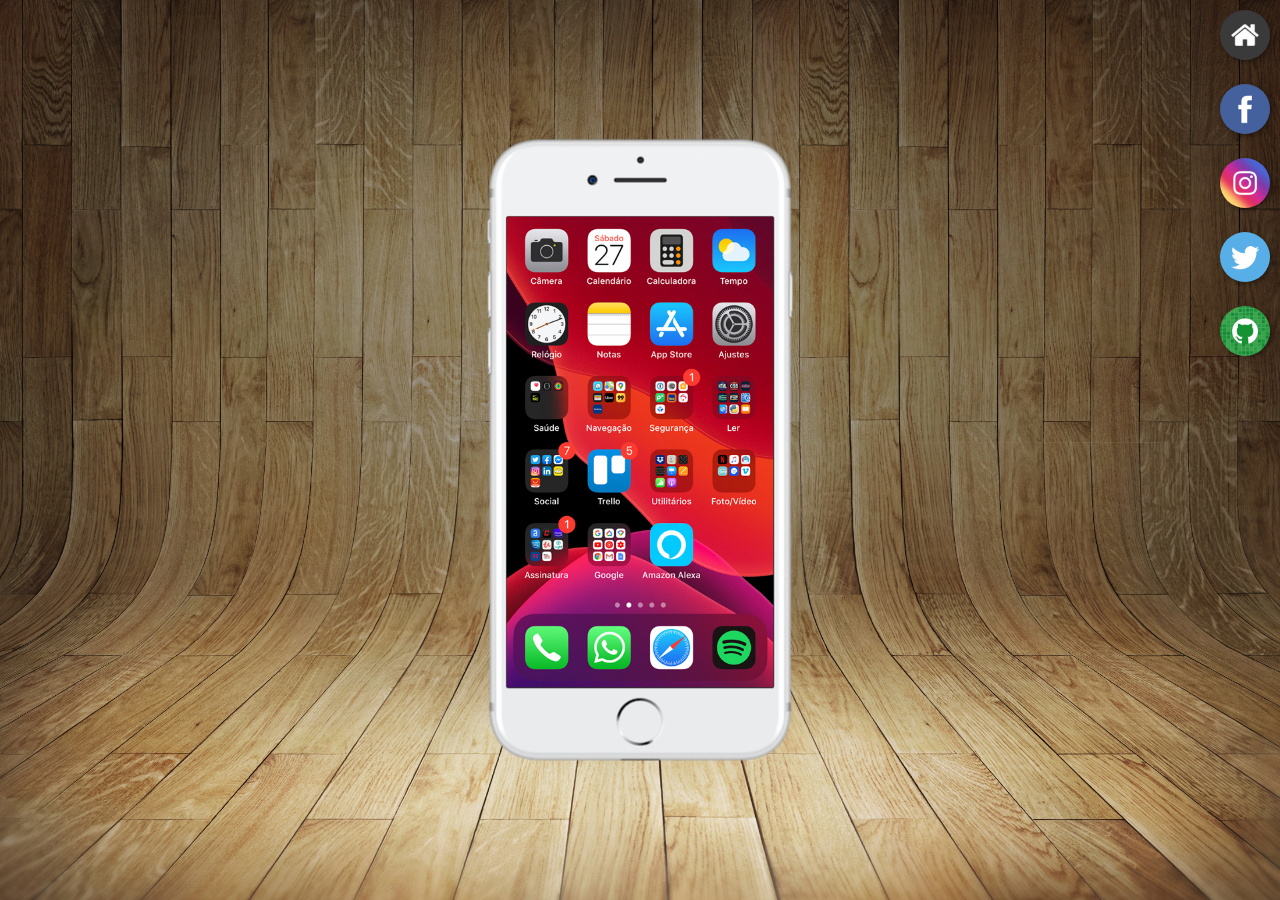
<file: index.html>
<!DOCTYPE html>
<html lang="pt-br">
<head>
    <meta charset="UTF-8">
    <meta name="viewport" content="width=device-width, initial-scale=1.0">
    <link rel="shortcut icon" href="favicon.ico" type="image/x-icon">
    <link rel="stylesheet" href="css/style.css">
    <title>Projeto Rede Social</title>
</head> 
<body>
   <main>
    <section id="telefone">
        <iframe src="home.html" name="tela" id="tela" frameborder="0">
            Seu navegador não é compativel com isto.
        </iframe>

    </section>
    <section id="redes-sociais">
        <a href="home.html" target="tela"> <img src="imagens/logo-home.jpg" alt="Home"></a><br>
        <a href="facebook.html" target="tela"><img src="imagens/logo-facebook.jpg" alt="Facebook"></a><br>
        <a href="instagram.html" target="tela"><img src="imagens/logo-instagram.jpg" alt="Instagram"></a><br>
        <a href="twitter.html" target="tela"><img src="imagens/logo-twitter.jpg" alt="Twitter"></a><br>
        <a href="gitnud.html" target="tela"><img src="imagens/logo-github.jpg" alt=""></a><br>
    </section>
   </main>
</body>
</html>
</file>
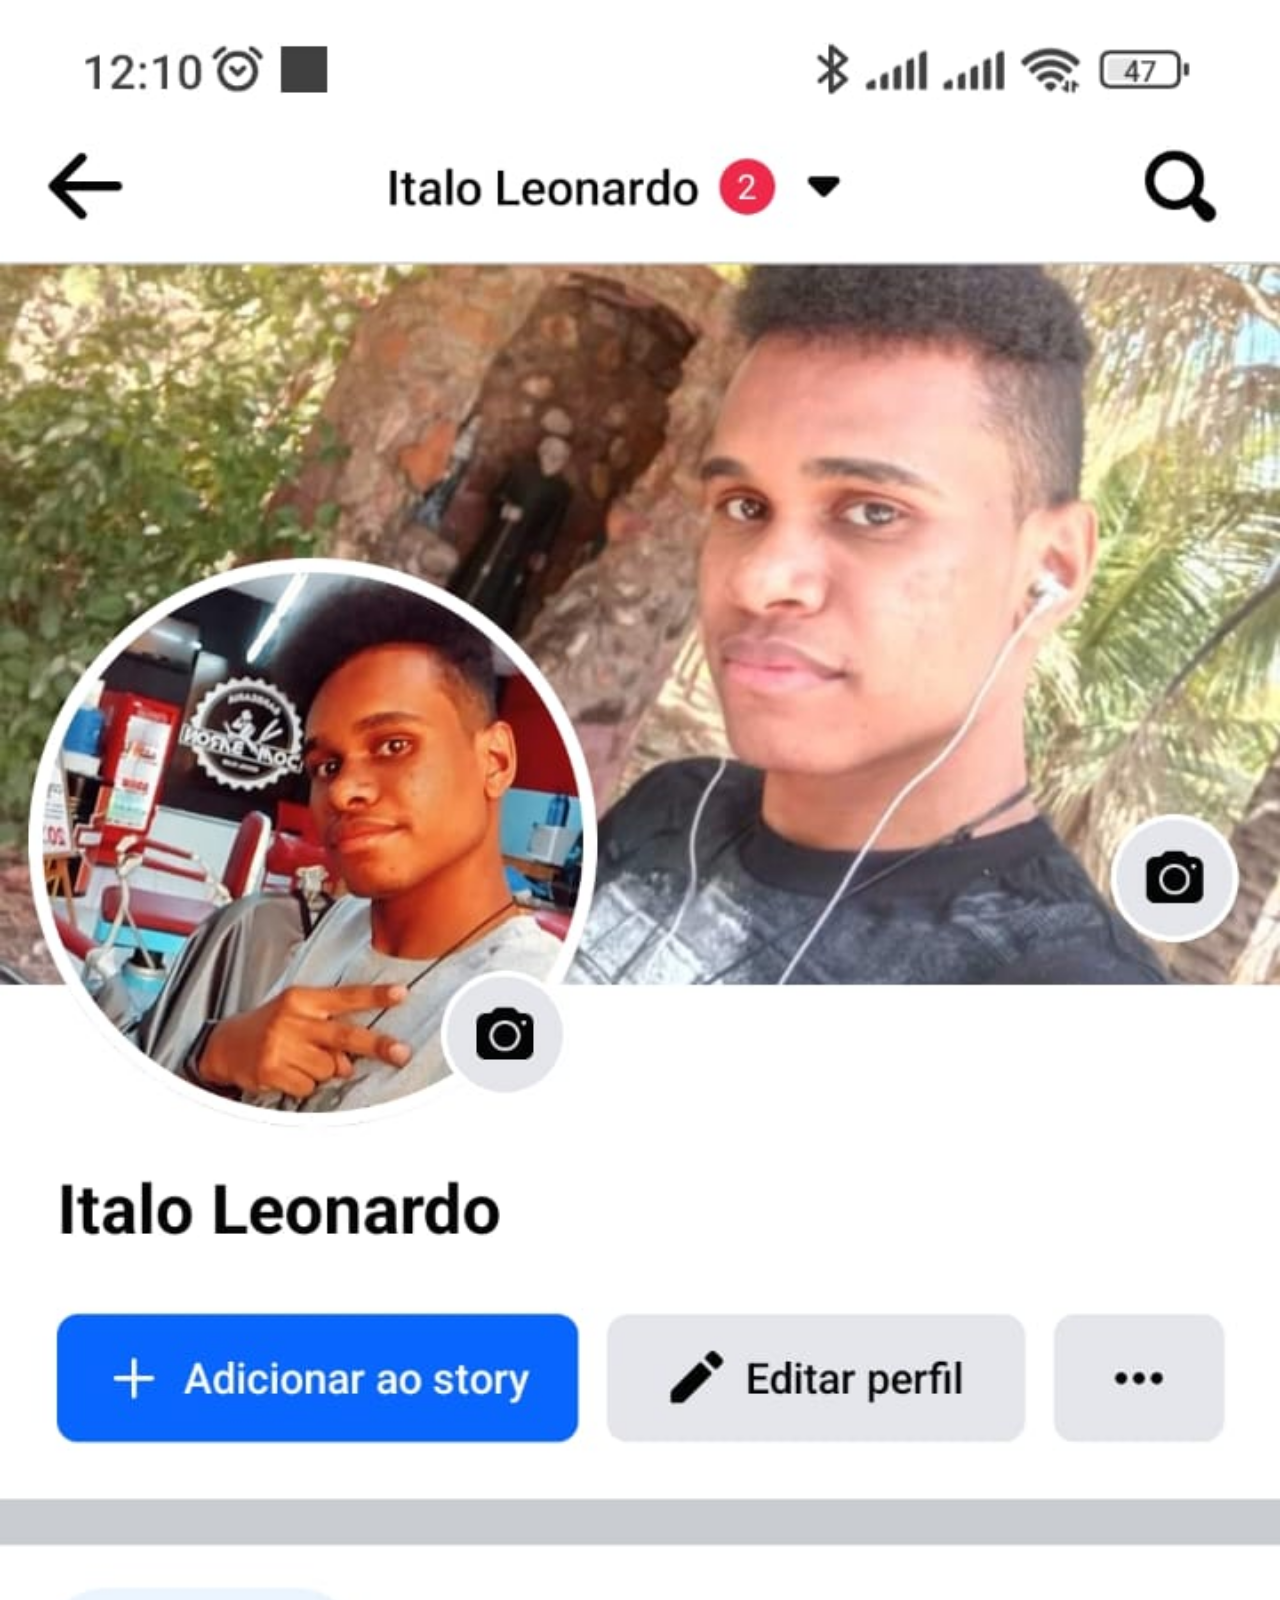
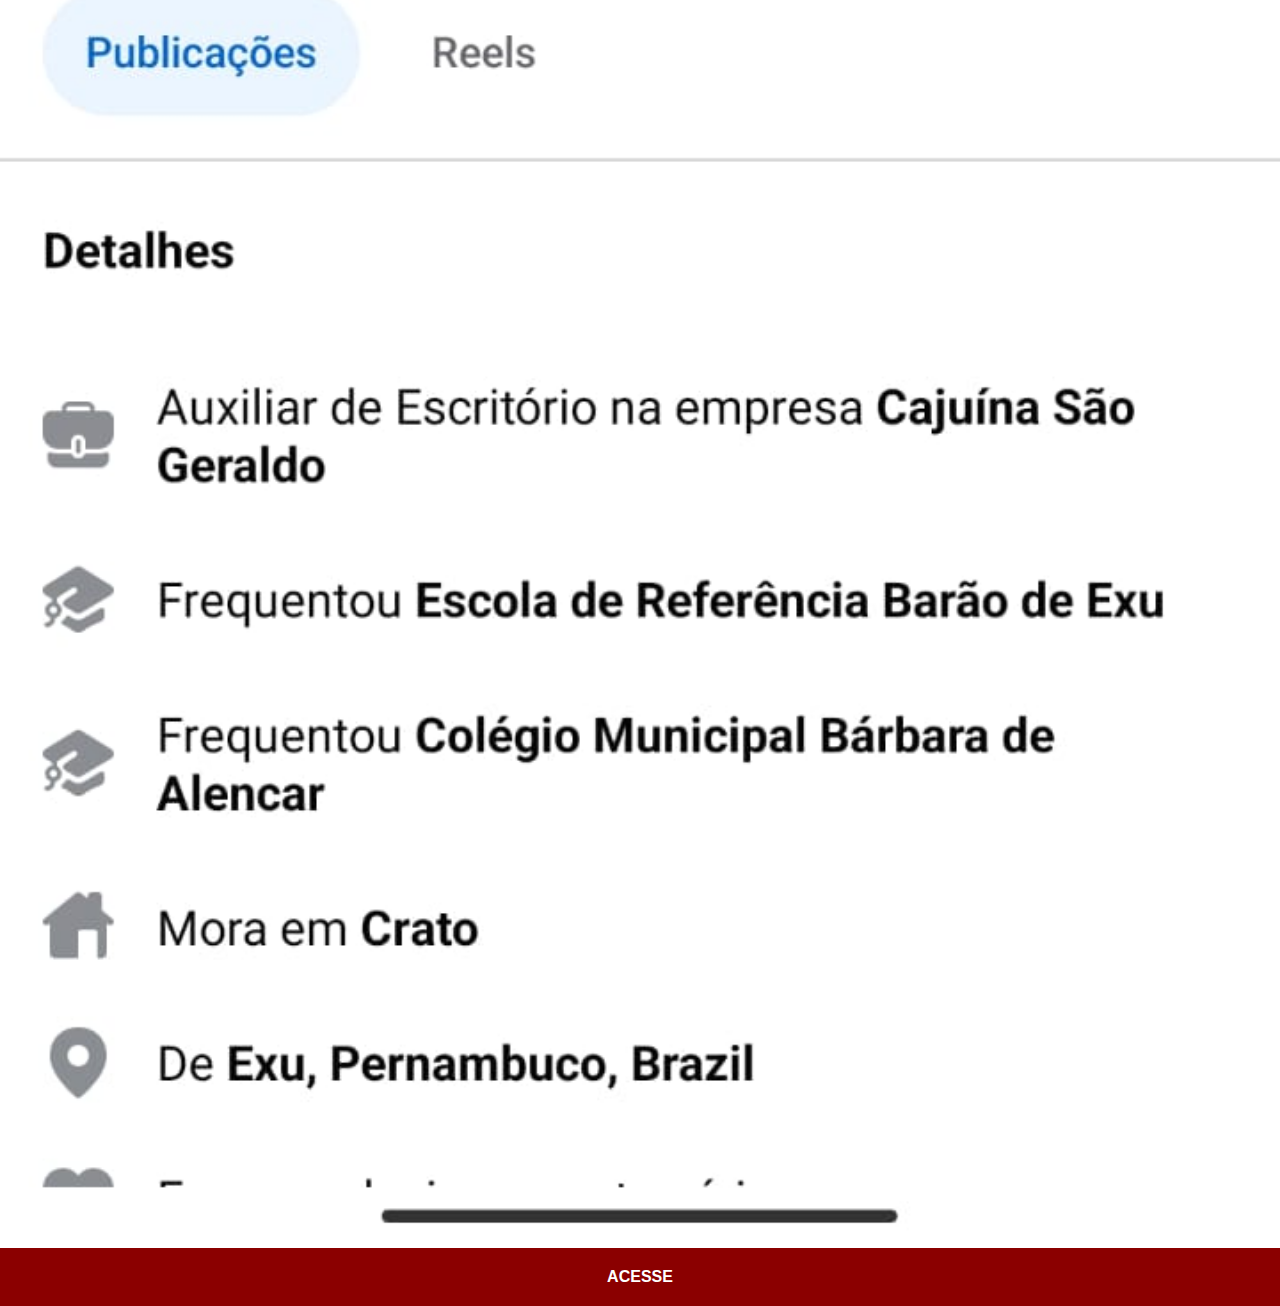
<file: facebook.html>
<!DOCTYPE html>
<html lang="pt-br">
<head>
    <meta charset="UTF-8">
    <meta name="viewport" content="width=device-width, initial-scale=1.0">
    <link rel="stylesheet" href="css/telas.css">
    <title>YouTube</title>
</head>
<body>
    <img src="imagens/tela_facebook.jpg" alt="">
    <a href="https://www.facebook.com/italo.leonardo.754/" target="_blank">ACESSE</a>
</body>
</html>
</file>
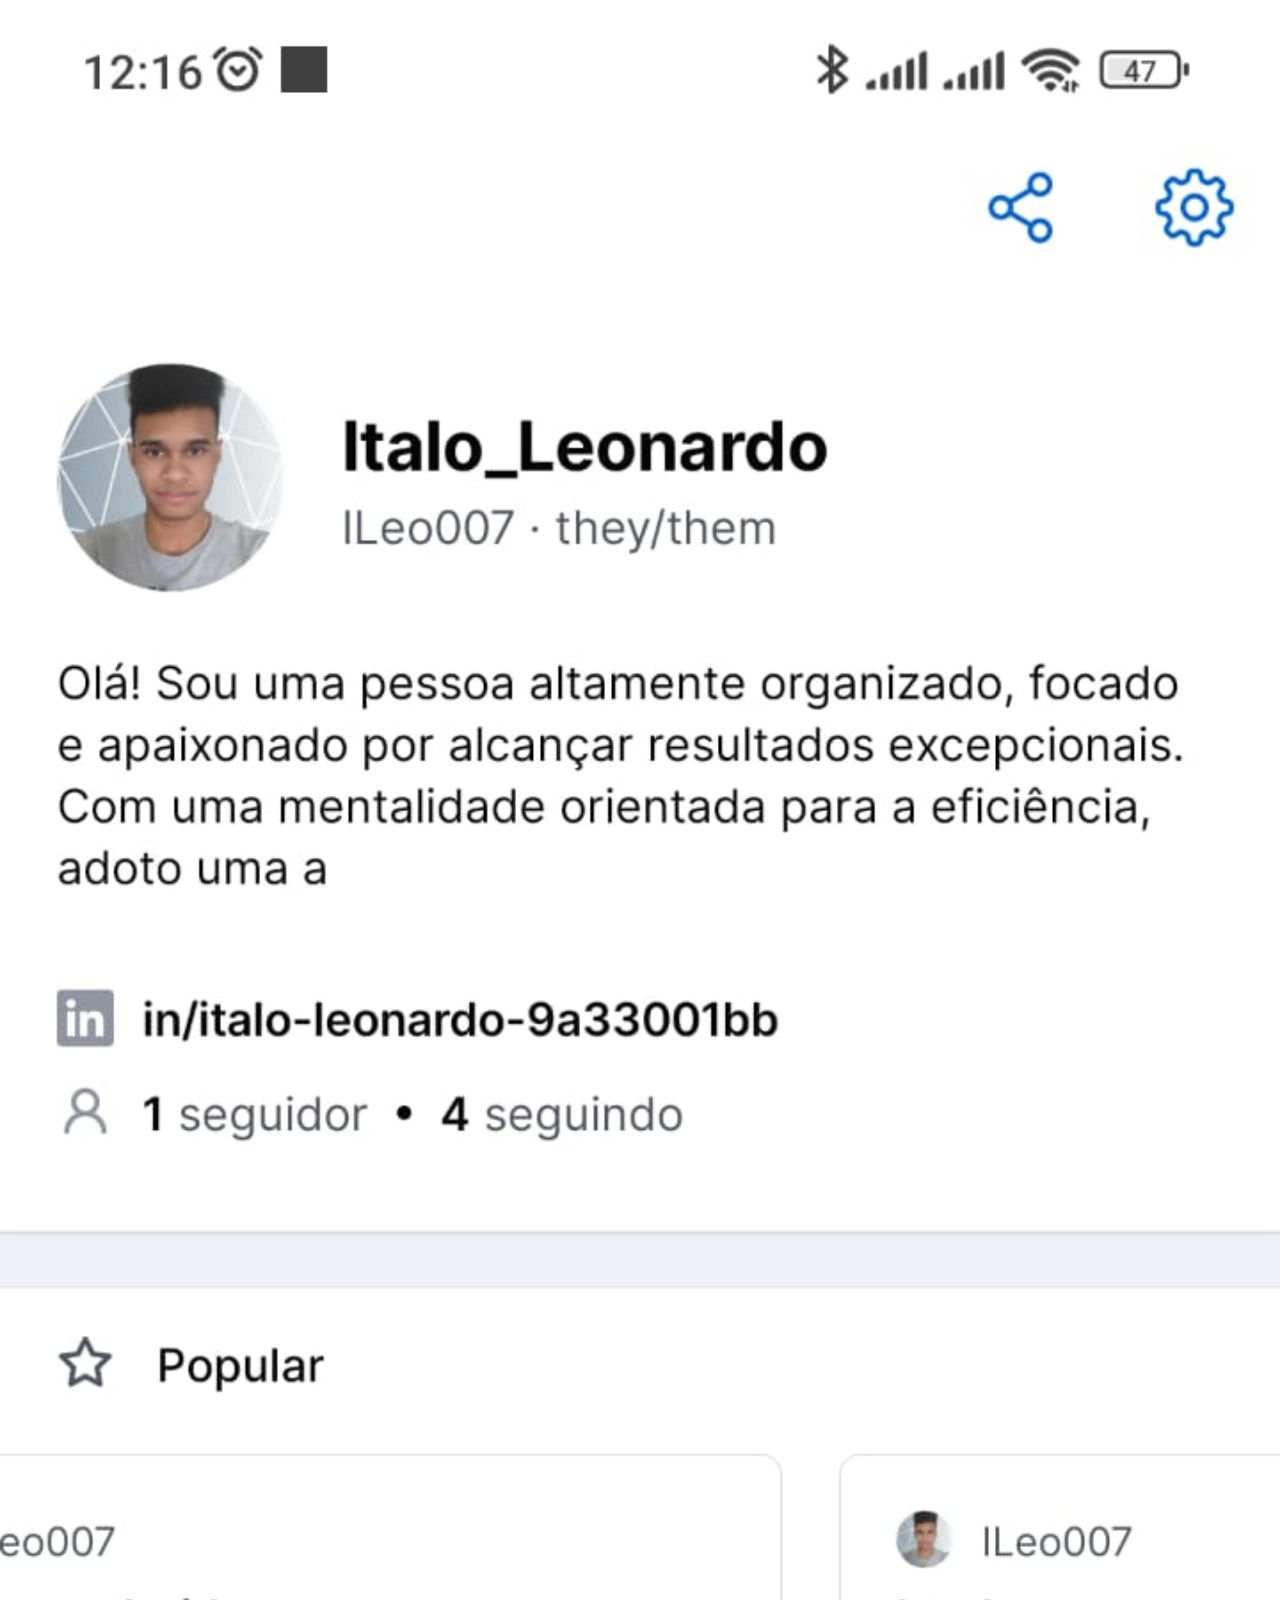
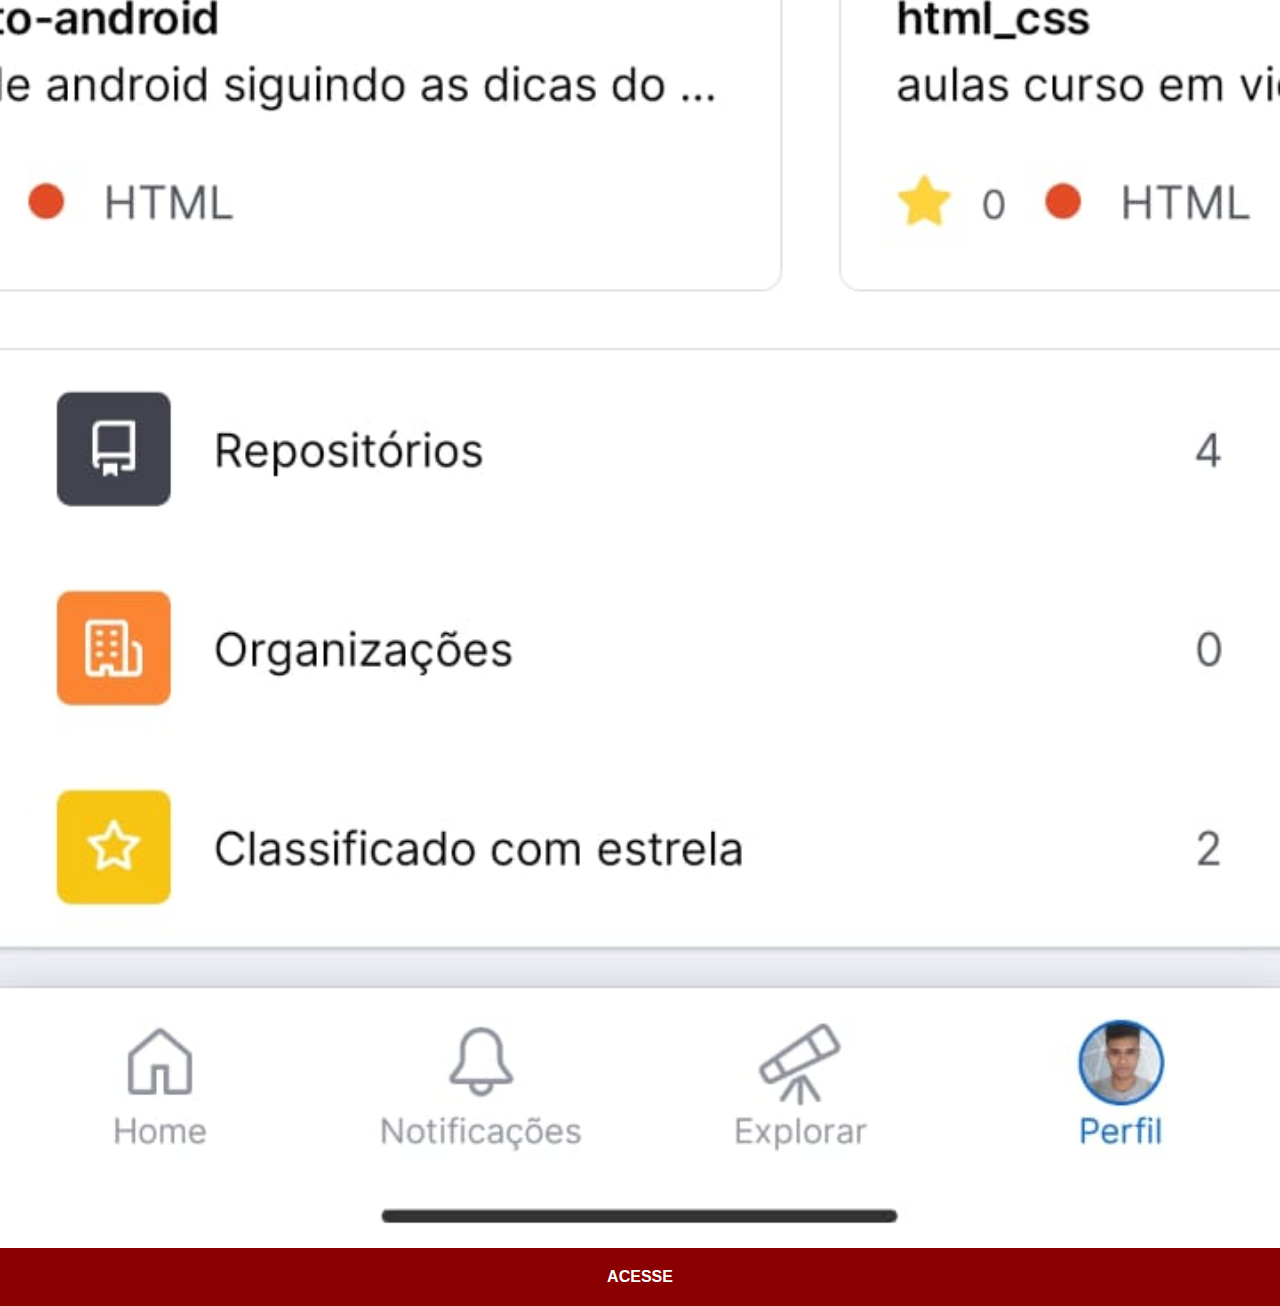
<file: gitnud.html>
<!DOCTYPE html>
<html lang="pt-br">
<head>
    <meta charset="UTF-8">
    <meta name="viewport" content="width=device-width, initial-scale=1.0">
    <link rel="stylesheet" href="css/telas.css">
    <title>YouTube</title>
</head>
<body>
    <img src="imagens/tela_github.jpg" alt="">
    <a href="https://github.com/ILeo007" target="_blank">ACESSE</a>
</body>
</html>
</file>
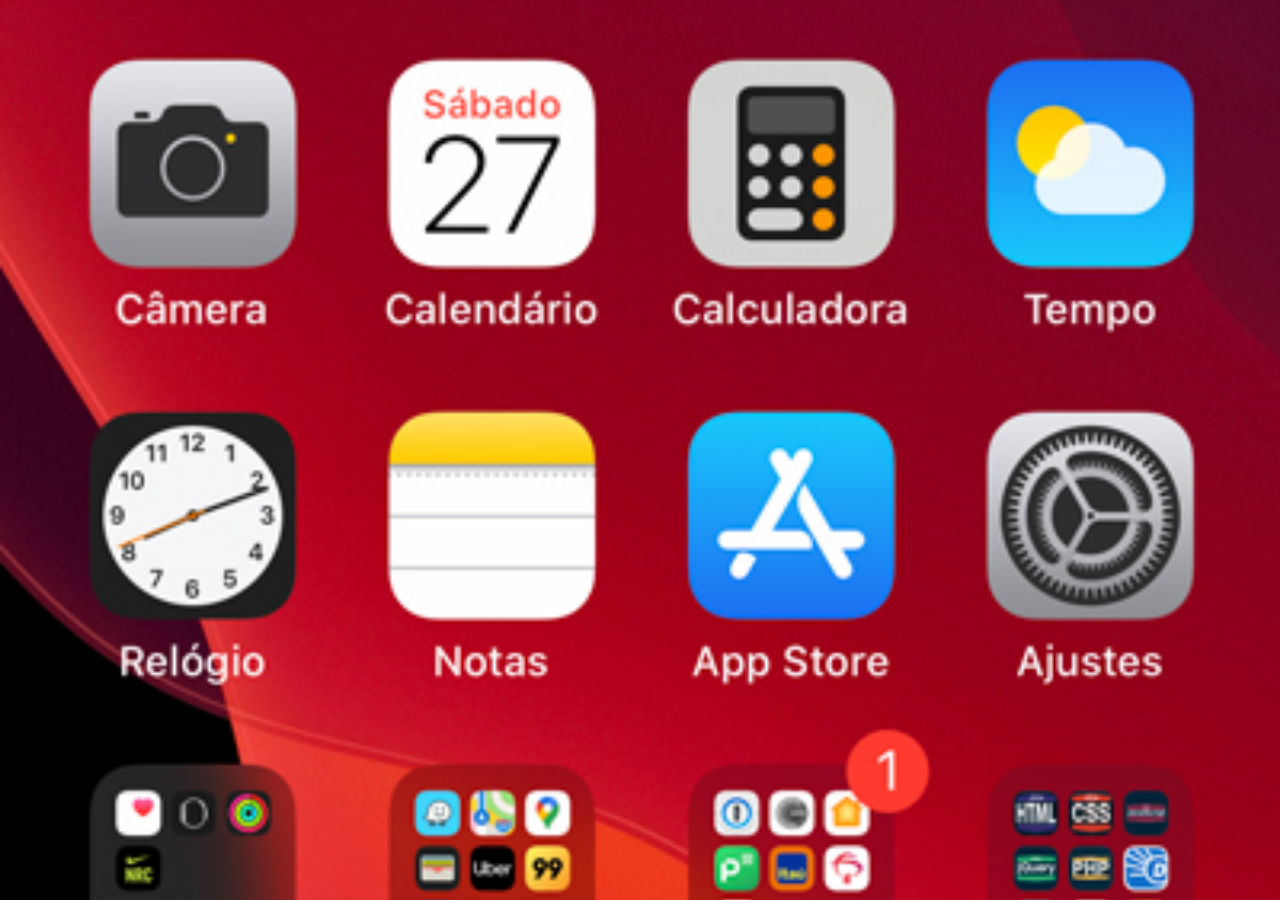
<file: home.html>
<!DOCTYPE html>
<html lang="pt-br">
<head>
    <meta charset="UTF-8">
    <meta name="viewport" content="width=device-width, initial-scale=1.0">
    <title>Home</title>
    <style>
        * {
            margin: 0px;
            padding: 0px;
        }

        body {
            width: 100vw;
            height: 100vh;
            background: black url("imagens/tela-home.jpg") no-repeat top center;
            background-size: cover;
        }
    </style>
</head>
<body>
    
</body>
</html>
</file>
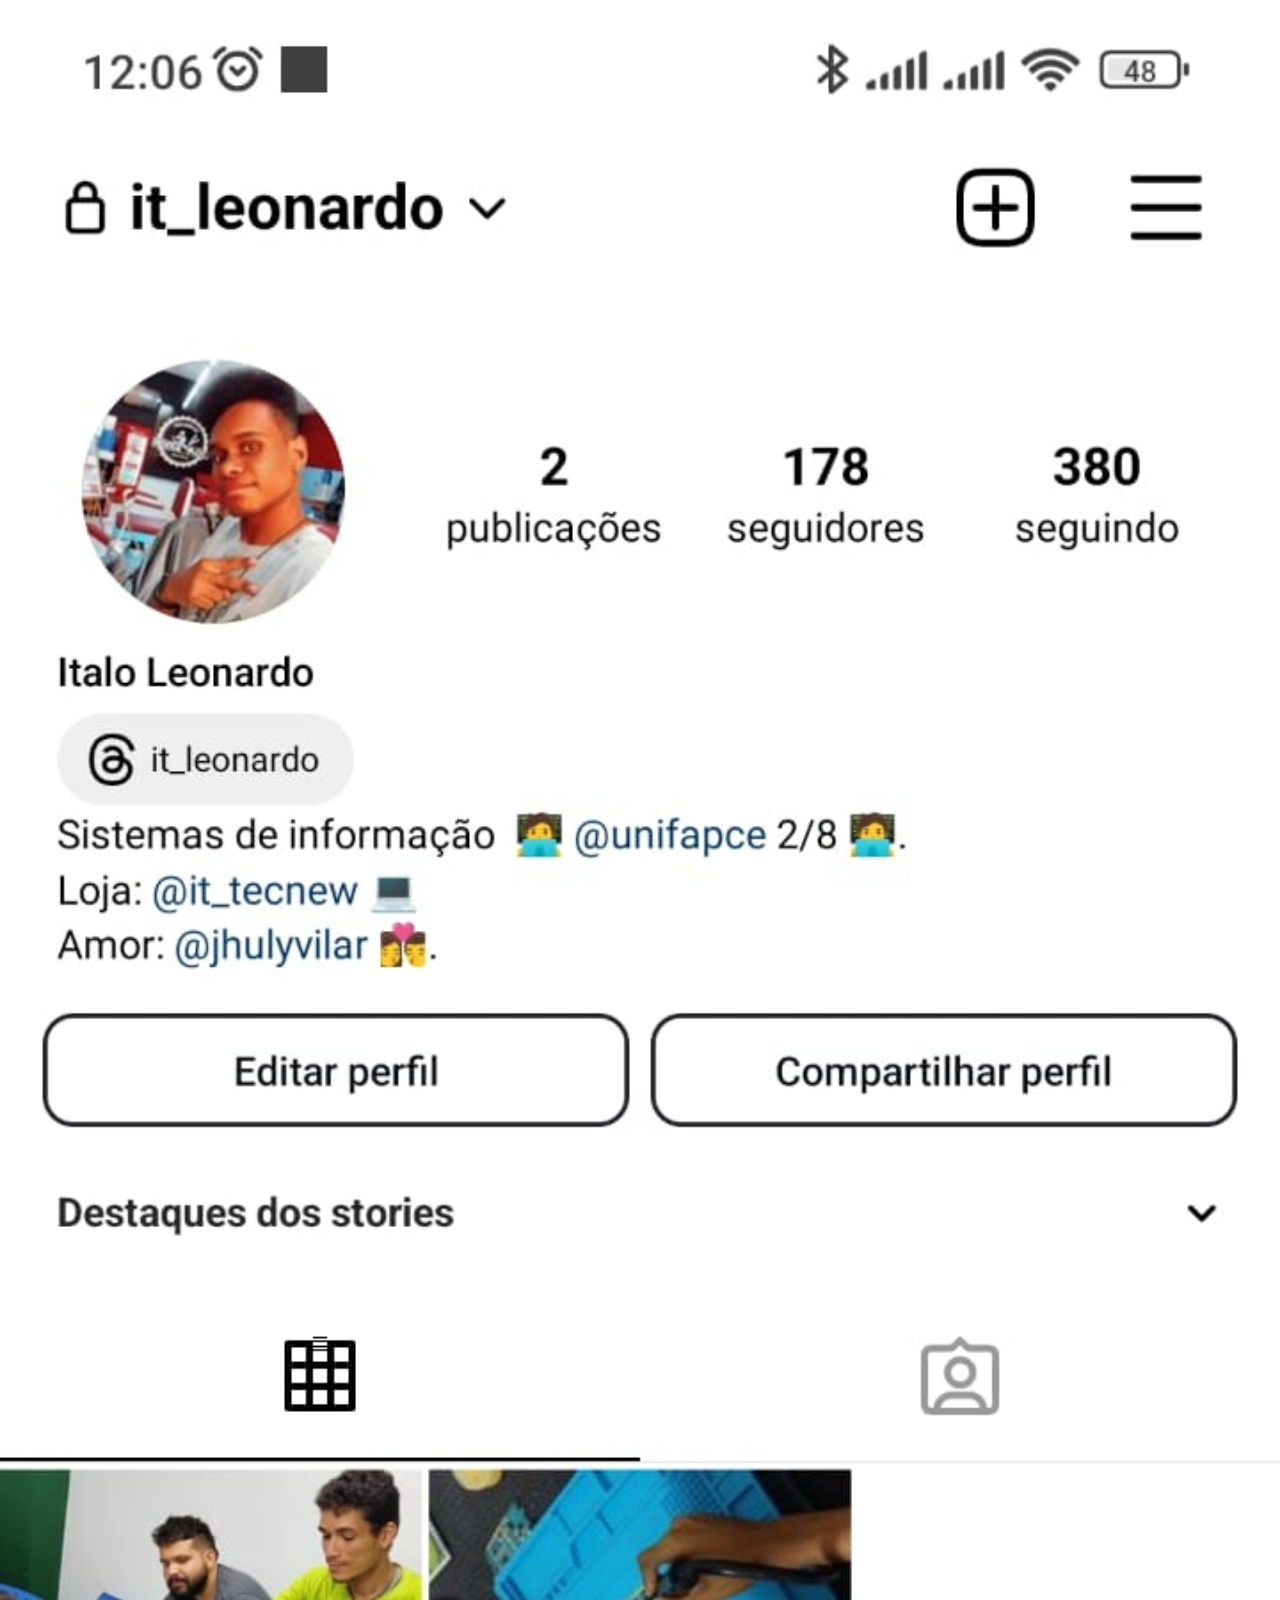
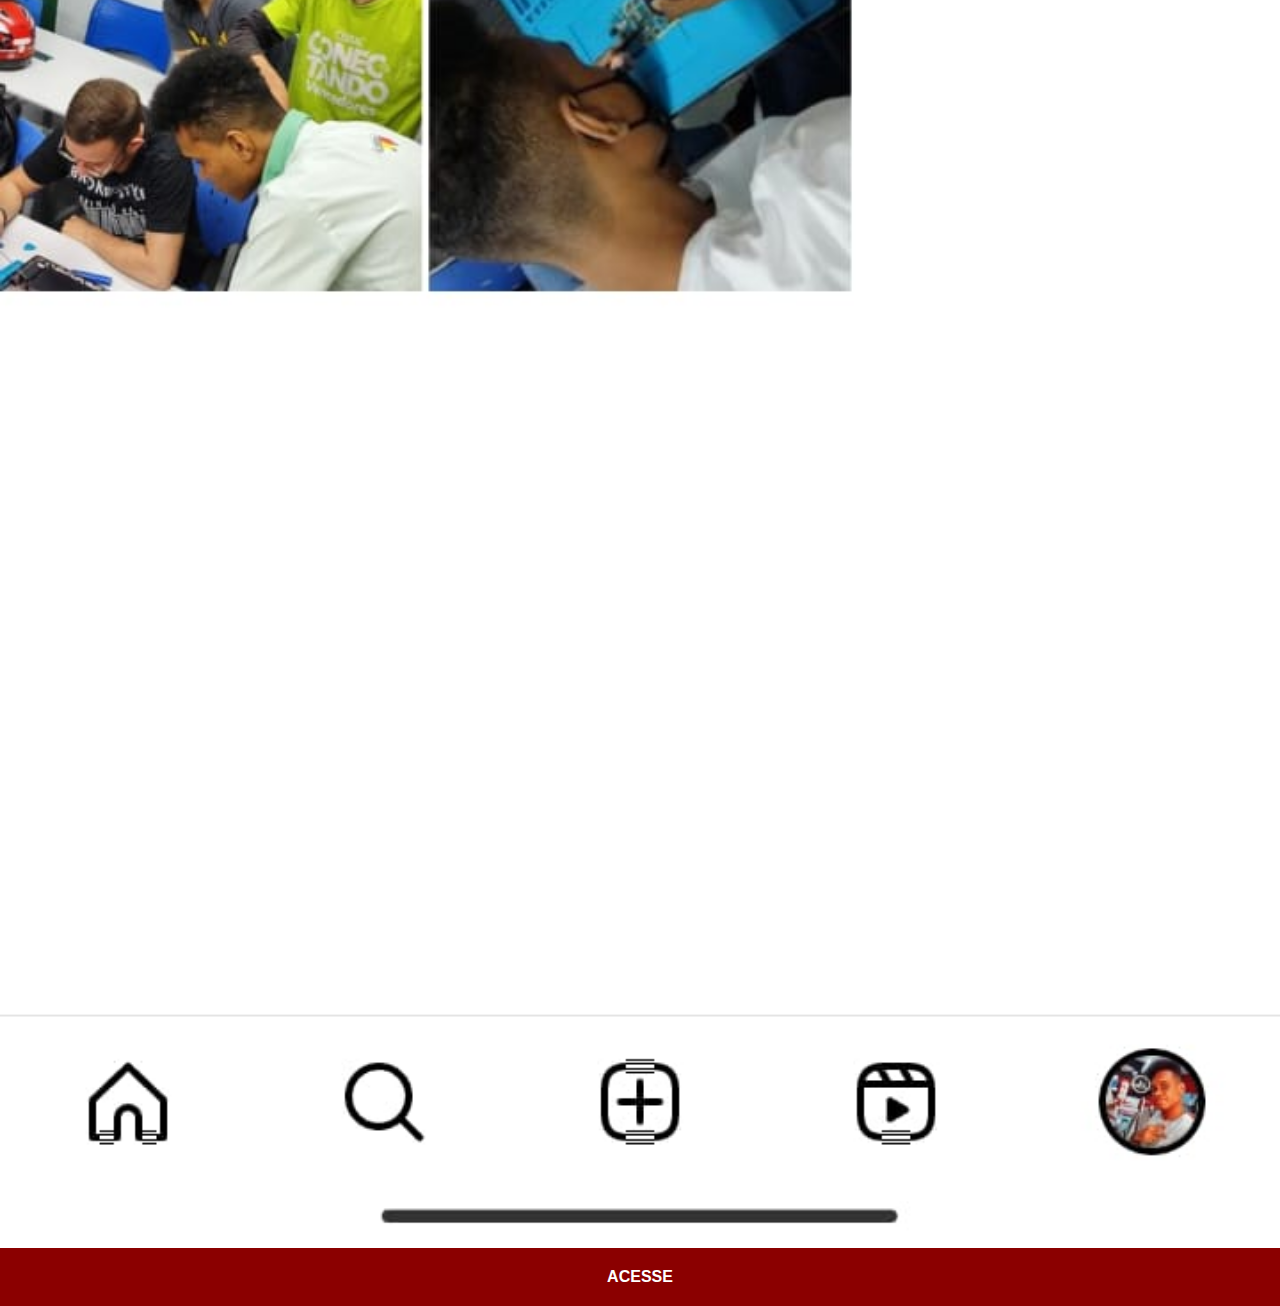
<file: instagram.html>
<!DOCTYPE html>
<html lang="pt-br">
<head>
    <meta charset="UTF-8">
    <meta name="viewport" content="width=device-width, initial-scale=1.0">
    <link rel="stylesheet" href="css/telas.css">
    <title>YouTube</title>
</head>
<body>
    <img src="imagens/tela_instagram.jpg" alt="">
    <a href="https://www.instagram.com/it_leonardo/" target="_blank">ACESSE</a>
</body>
</html>
</file>
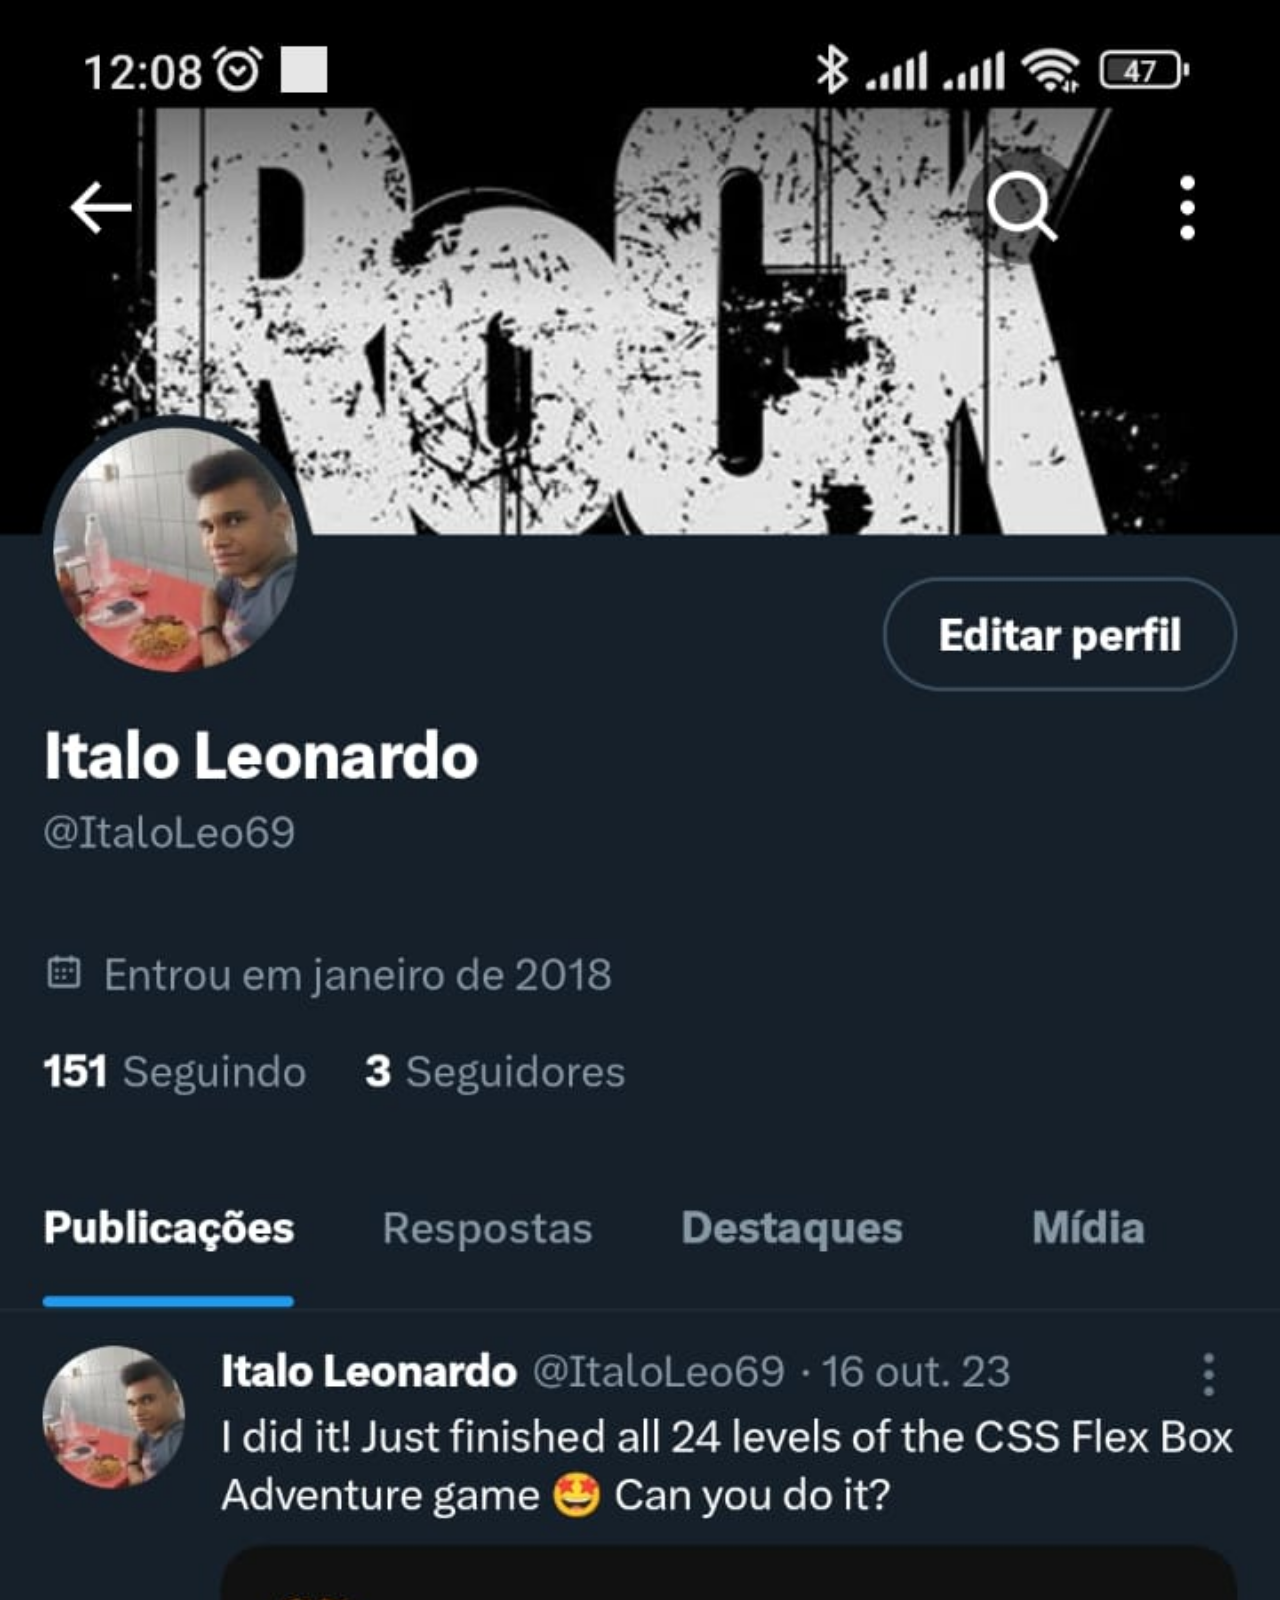
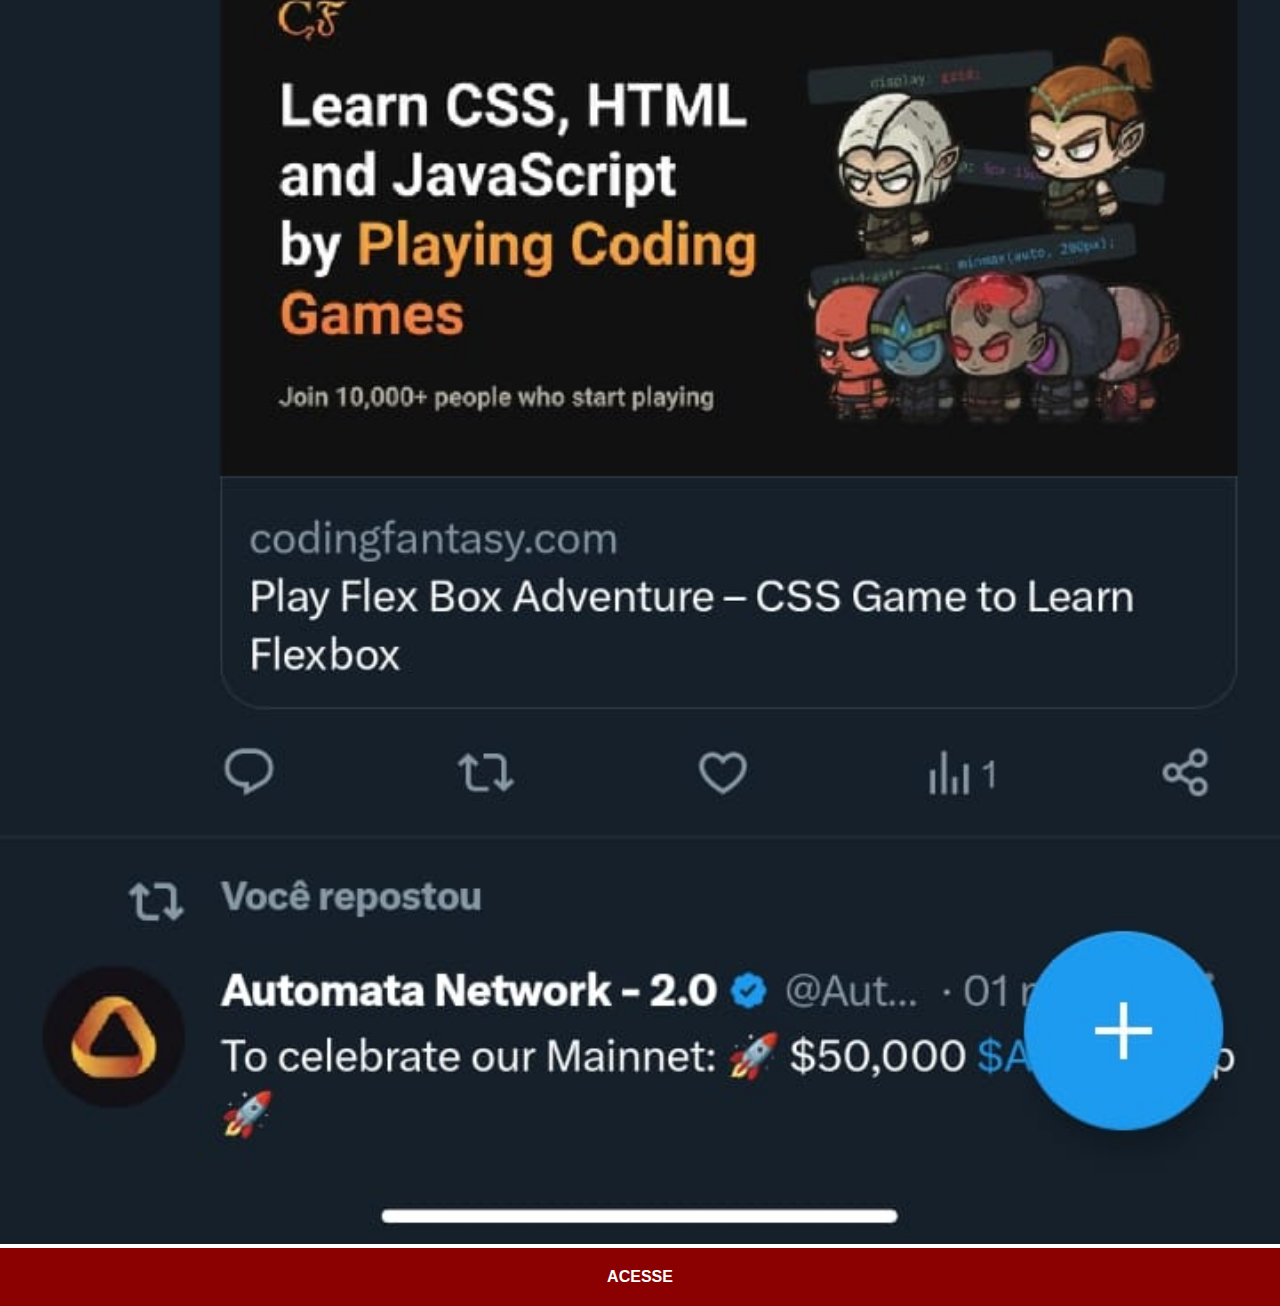
<file: twitter.html>
<!DOCTYPE html>
<html lang="pt-br">
<head>
    <meta charset="UTF-8">
    <meta name="viewport" content="width=device-width, initial-scale=1.0">
    <link rel="stylesheet" href="css/telas.css">
    <title>YouTube</title>
</head>
<body>
    <img src="imagens/tela_x.jpg" alt="">
    <a href="https://twitter.com/ItaloLeo69" target="_blank">ACESSE</a>
</body>
</html>
</file>
<file: css/style.css>
@charset "UTF-8";

* {
    padding: 0px;
    margin: 0px;
    font-family: Arial, Helvetica, sans-serif;
}

html, body {
    height: 100vh;
    width: 100vw;
    background-color: black;
}

body {
    background: url("../imagens/fundo-madeira.jpg") no-repeat top center;
    background-size: cover;
    background-attachment: fixed;
}

main {
    height: 100vh;
    position: relative;
}

#telefone {
    position: absolute;
    top: 50%;
    left: 50%;
    transform: translate(-50%, -50%);
    width: 311px;
    height: 627px;
    background: url("../imagens/frame-iphone.png") no-repeat;
    
}

#tela {
    position: relative;
    top: 80px;
    left: 22px;
    height: 471px;
    width: 267px

}

#redes-sociais {
    text-align: right;
}

#redes-sociais img {
    width: 50px;
    margin: 10px;
    border-radius: 50%;
    box-shadow: 2px 2px 5px rgba(0, 0, 0, 0.399);
    box-sizing: border-box;
} 

#redes-sociais img:hover {
    border: 2px solid rgba(245, 222, 179, 0.703);
    transform: translate(-3px, -3px);
    box-shadow: 5px 5px 10px rgba(0, 0, 0, 0.601);
    transition: transform 0.3s, border 1s;

}
</file>
<file: css/telas.css>
* {
    margin: 0px;
    padding: 0px;
    font-family: Arial, Helvetica, sans-serif;
}

::-webkit-scrollbar {
    width: 0px;
    height: 0px;
}

img {
    width: 100vw;

}

a {
    display: block;
    background-color: darkred;
    color: white;
    padding: 20px;
    text-align: center;
    font-weight: bolder;
    text-decoration: none;
}

a:hover { 
    background-color: red;
}
</file>
